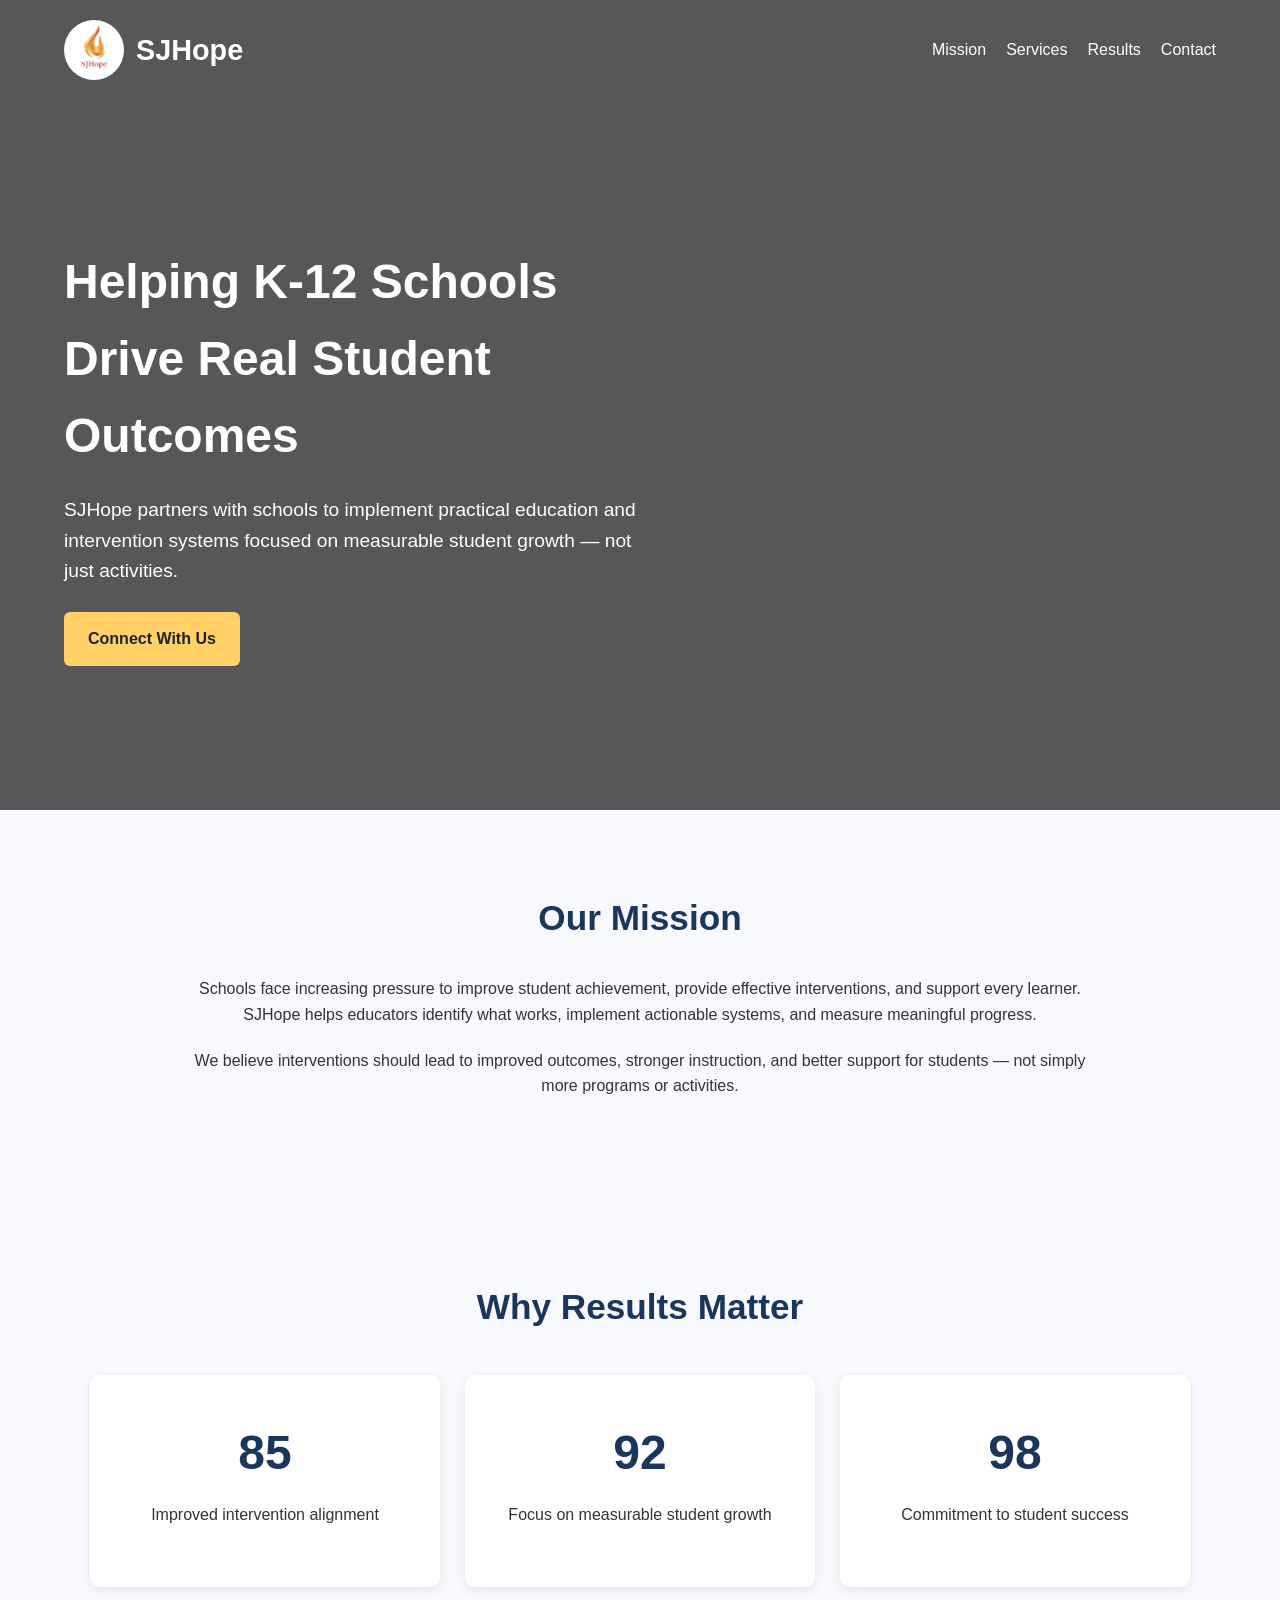
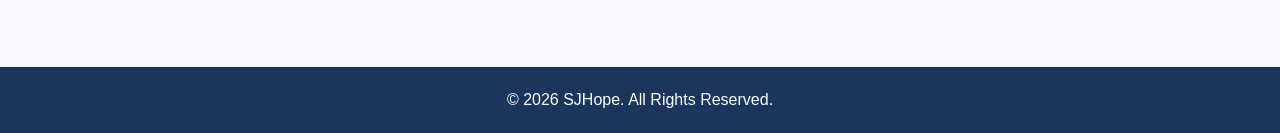
<file: index.html>
<!-- index.html -->
<!DOCTYPE html>
<html lang="en">
<head>
  <meta charset="UTF-8" />
  <meta name="viewport" content="width=device-width, initial-scale=1.0" />
  <title>SJHope | Results-Driven Education Support</title>
  <link rel="stylesheet" href="styles.css" />
</head>
<body>

  <header class="hero">
    <nav class="navbar">
      <div class="logo-area">
        <img src="Logo20220605.jpg" alt="SJHope Logo" class="logo" />
        <h1>SJHope</h1>
      </div>

      <ul class="nav-links">
        <li><a href="#mission">Mission</a></li>
        <li><a href="#services">Services</a></li>
        <li><a href="#results">Results</a></li>
        <li><a href="#contact">Contact</a></li>
      </ul>
    </nav>

    <div class="hero-content">
      <h2>Helping K-12 Schools Drive Real Student Outcomes</h2>
      <p>
        SJHope partners with schools to implement practical education and intervention
        systems focused on measurable student growth — not just activities.
      </p>

      <a href="#contact" class="btn">Connect With Us</a>
    </div>
  </header>

  <section id="mission" class="section">
    <div class="container">
      <h2>Our Mission</h2>
      <p>
        Schools face increasing pressure to improve student achievement, provide effective
        interventions, and support every learner. SJHope helps educators identify what
        works, implement actionable systems, and measure meaningful progress.
      </p>

      <p>
        We believe interventions should lead to improved outcomes, stronger instruction,
        and better support for students — not simply more programs or activities.
      </p>
    </div>
  </section>

  <!--
  <section id="services" class="section alt-bg">
    <div class="container">
      <h2>What We Help Schools With</h2>

      <div class="cards">
        <div class="card">
          <h3>MTSS & Intervention Systems</h3>
          <p>
            Build structured support systems that identify needs early and provide targeted
            interventions for students.
          </p>
        </div>

        <div class="card">
          <h3>Data-Informed Decisions</h3>
          <p>
            Use student data to guide instruction, intervention planning, and progress monitoring.
          </p>
        </div>

        <div class="card">
          <h3>Instructional Improvement</h3>
          <p>
            Support teachers and leaders with practical tools that improve learning outcomes.
          </p>
        </div>

        <div class="card">
          <h3>Student-Centered Results</h3>
          <p>
            Focus school resources on strategies that create measurable gains for students.
          </p>
        </div>
      </div>
    </div>
  </section>
-->
  
  <section id="results" class="section">
    <div class="container">
      <h2>Why Results Matter</h2>

      <div class="results-grid">
        <div class="result-box">
          <span class="number" data-target="85">0</span>
          <p>Improved intervention alignment</p>
        </div>

        <div class="result-box">
          <span class="number" data-target="92">0</span>
          <p>Focus on measurable student growth</p>
        </div>

        <div class="result-box">
          <span class="number" data-target="100">0</span>
          <p>Commitment to student success</p>
        </div>
      </div>
    </div>
  </section>

  <!--
  <section id="contact" class="section alt-bg">
    <div class="container contact-section">
      <h2>Contact SJHope</h2>

      <p>
        Interested in partnering with SJHope to improve outcomes for students and schools?
      </p>

      <form class="contact-form">
        <input type="text" placeholder="Your Name" required />
        <input type="email" placeholder="Your Email" required />
        <textarea placeholder="How can we help your school?" rows="5"></textarea>
        <button type="submit">Send Message</button>
      </form>
    </div>
  </section>
-->
  
  <footer>
    <p>© 2026 SJHope. All Rights Reserved.</p>
  </footer>

  <script src="script.js"></script>
</body>
</html>
</file>
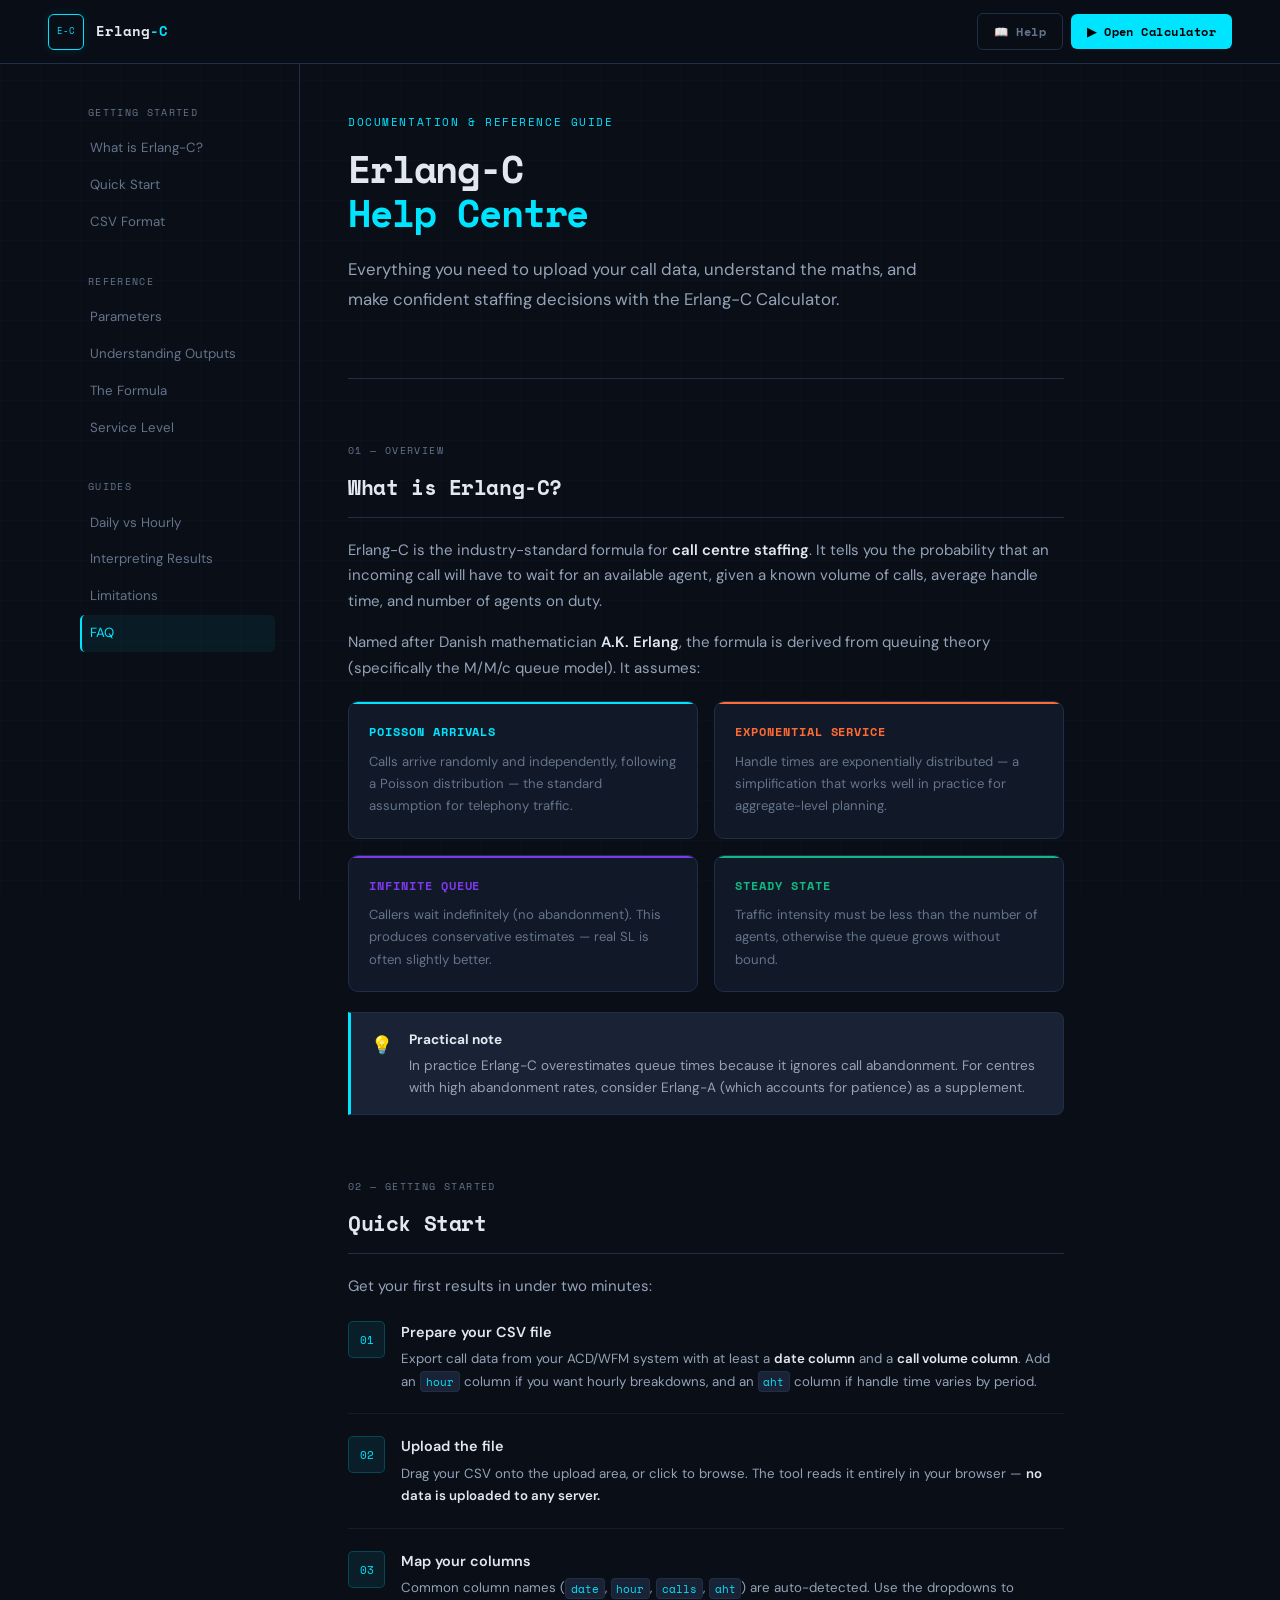
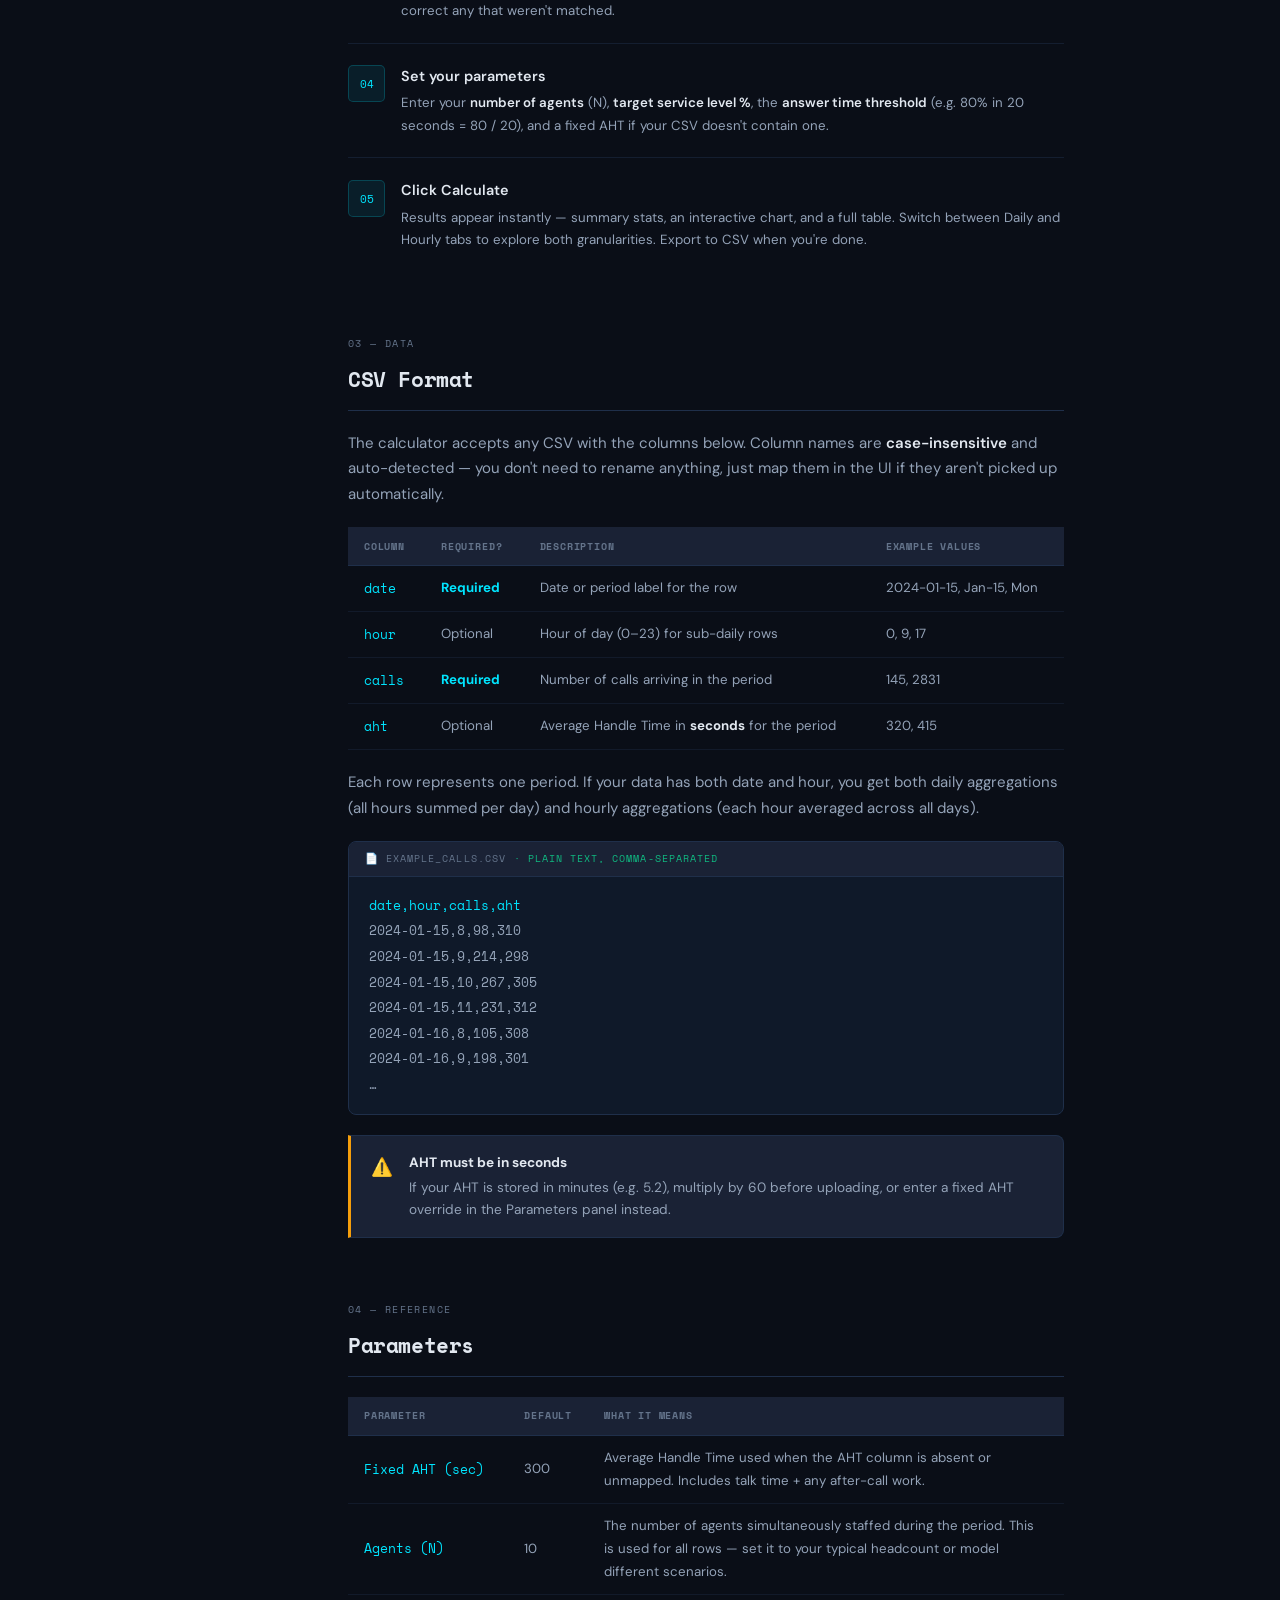
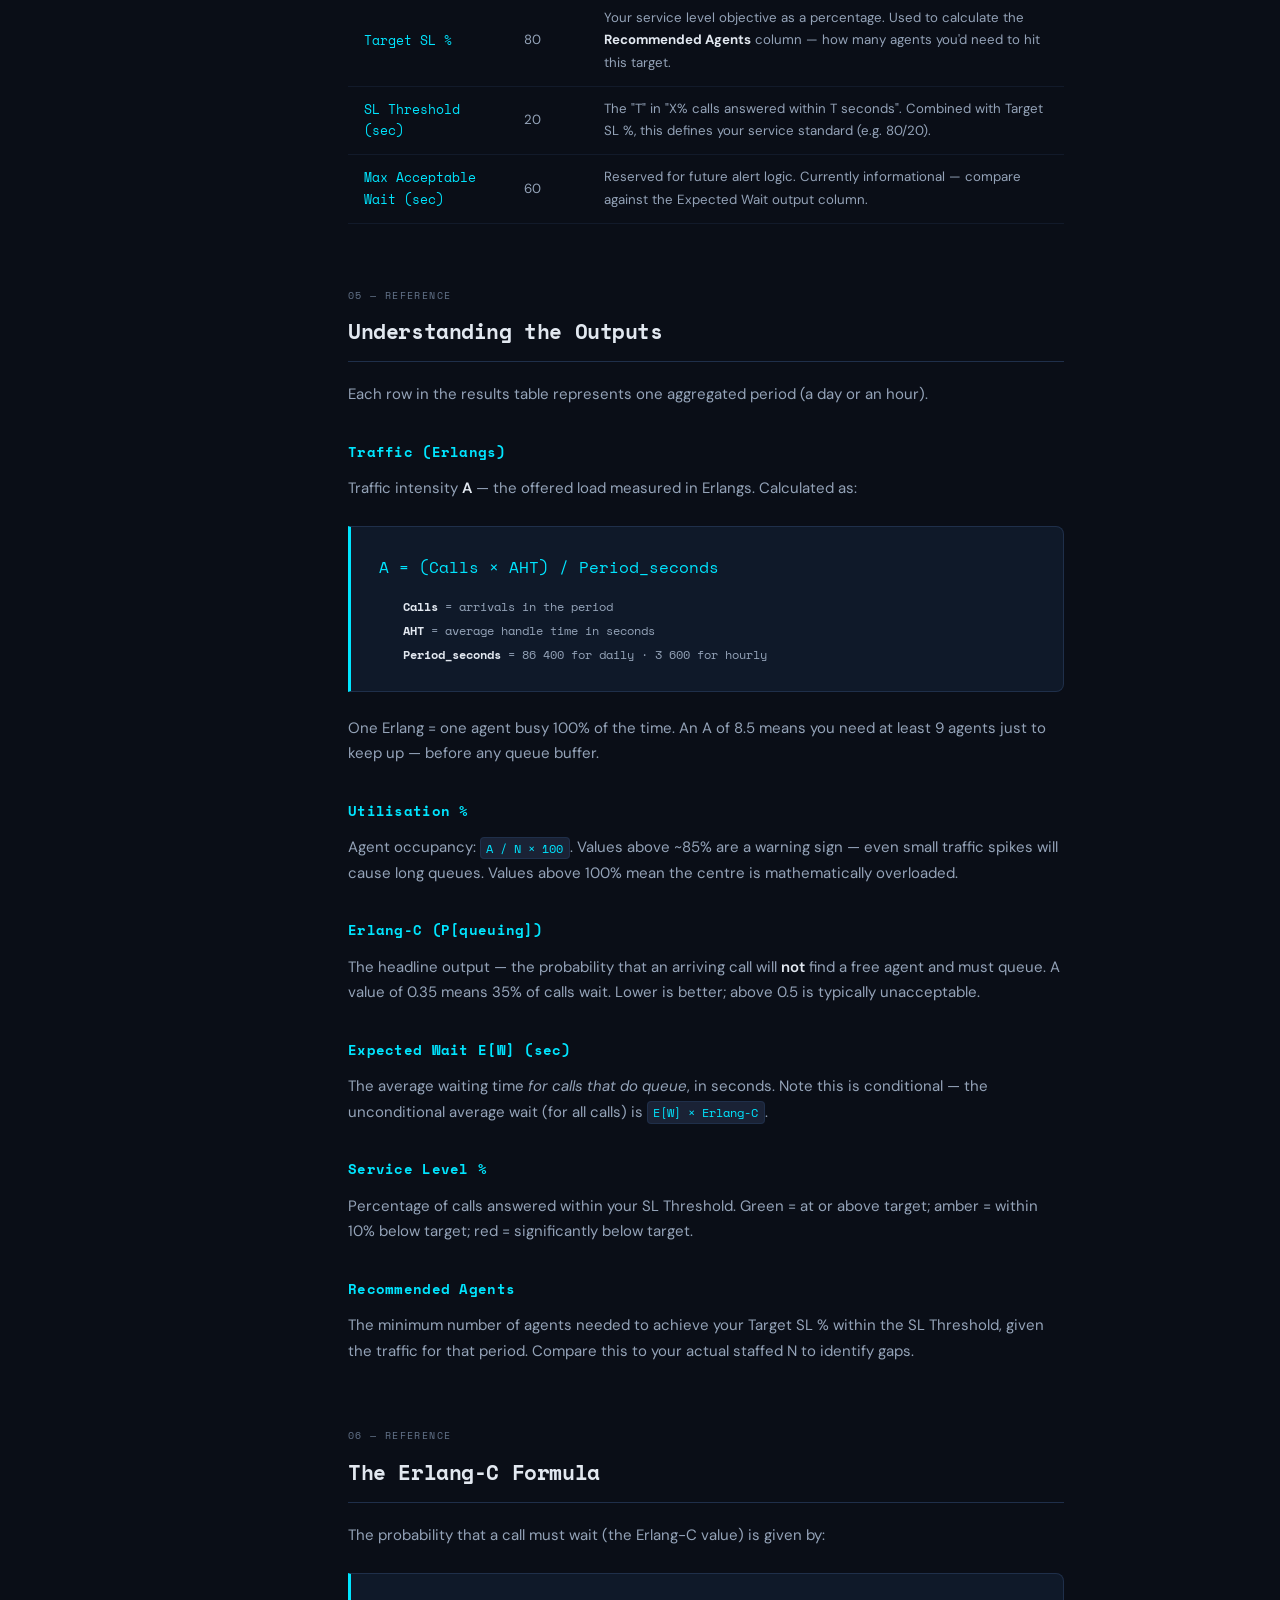
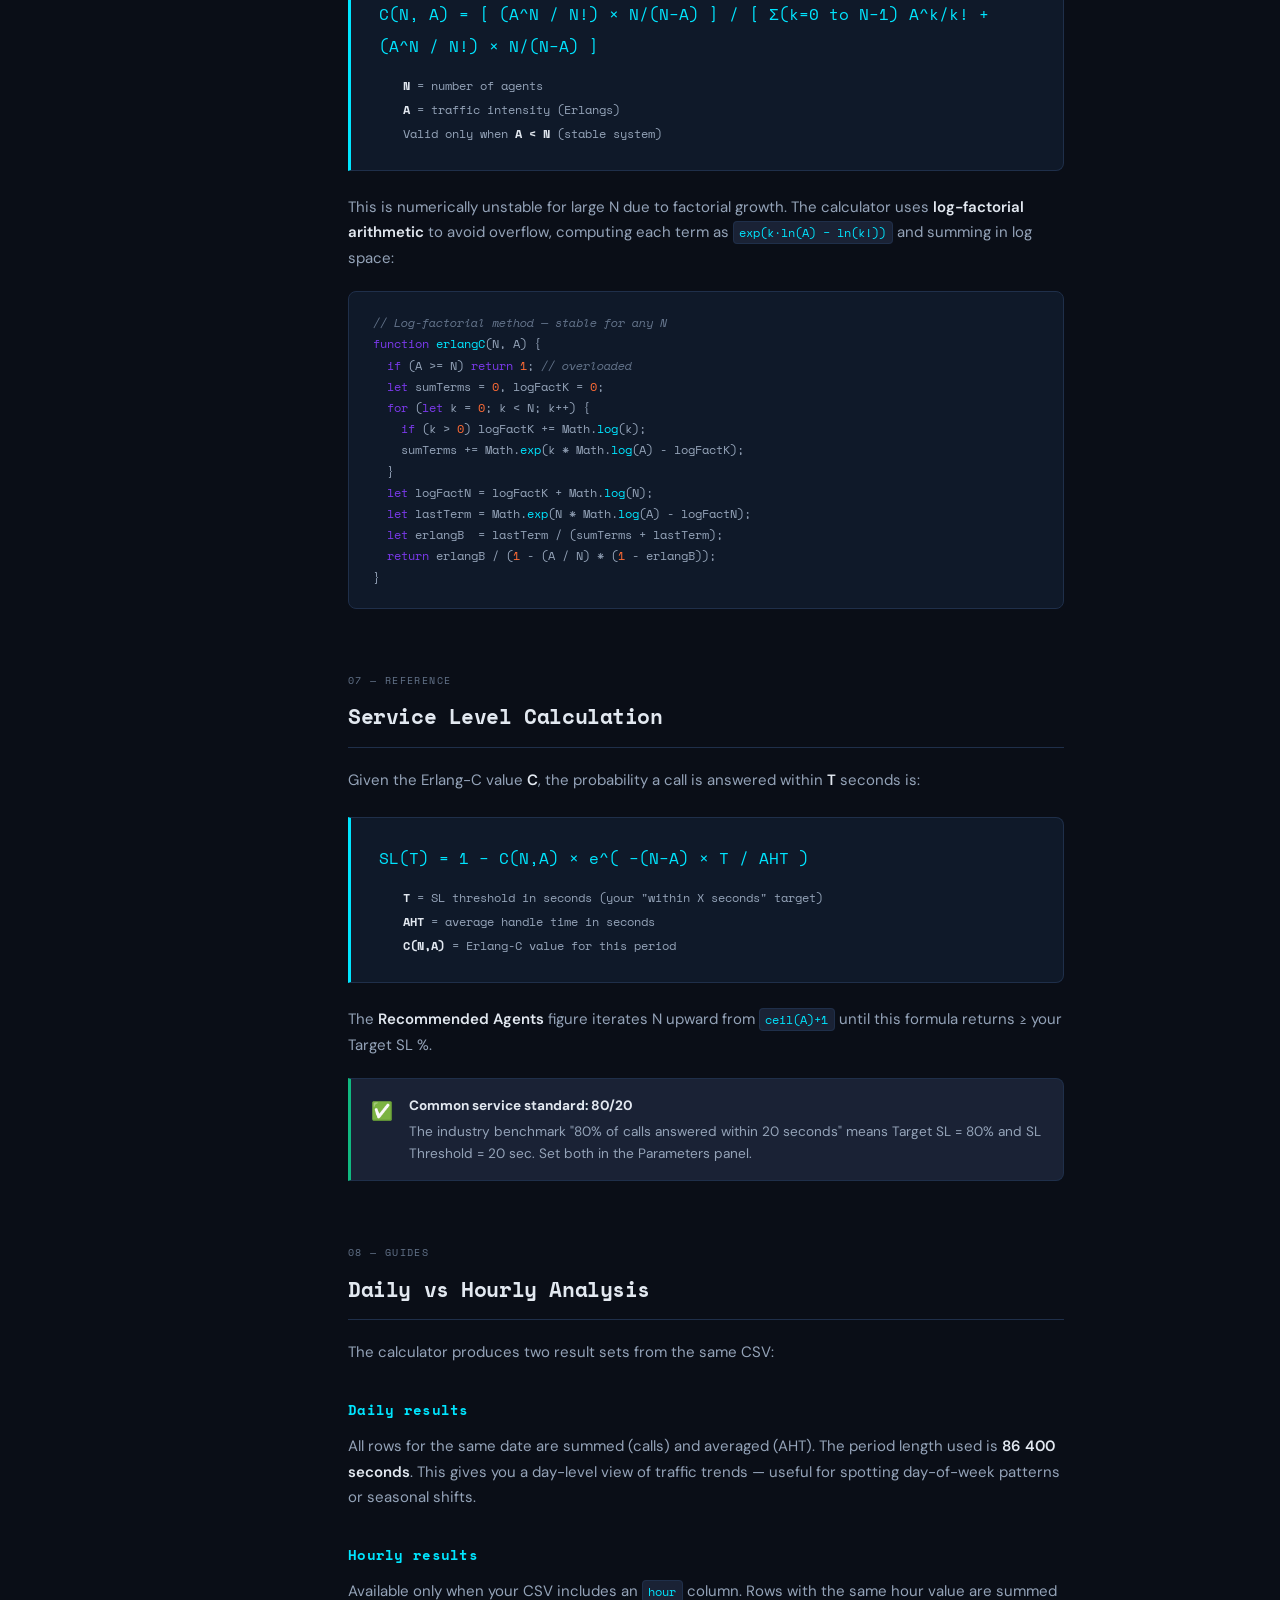
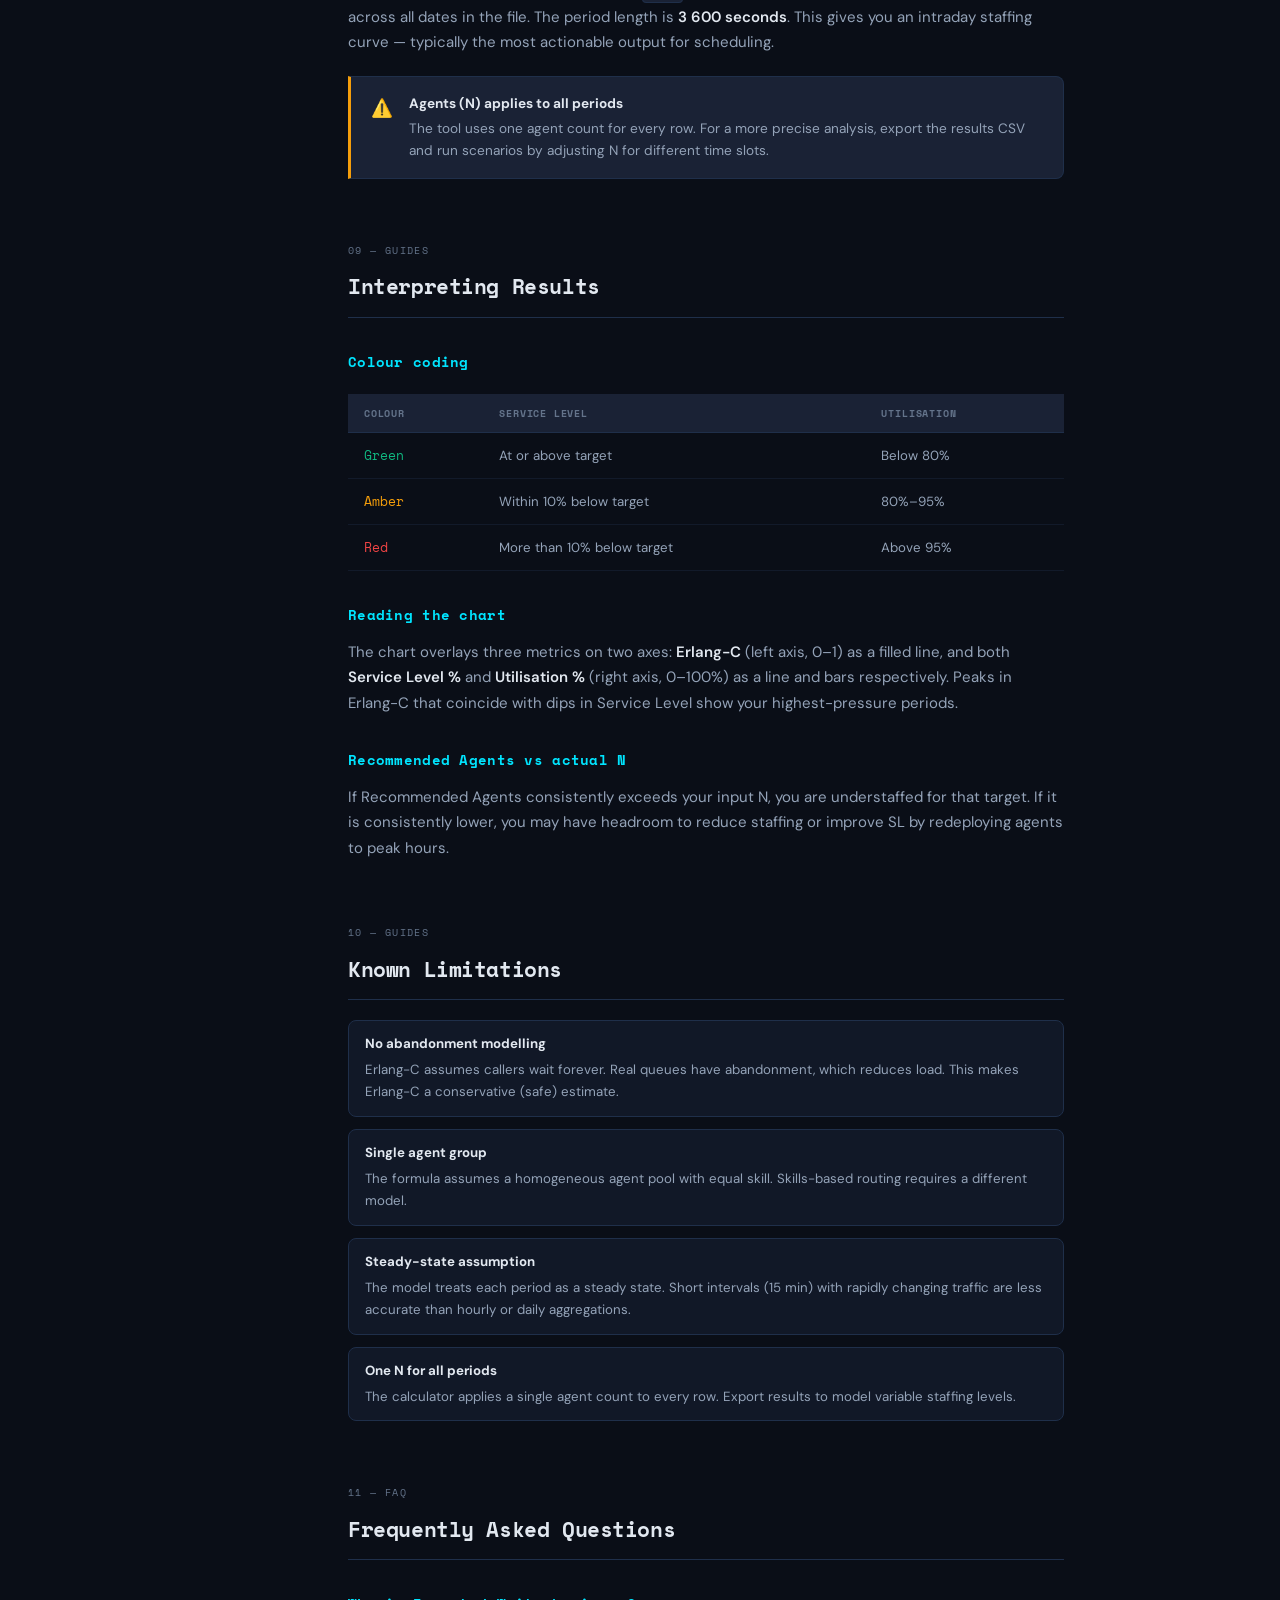
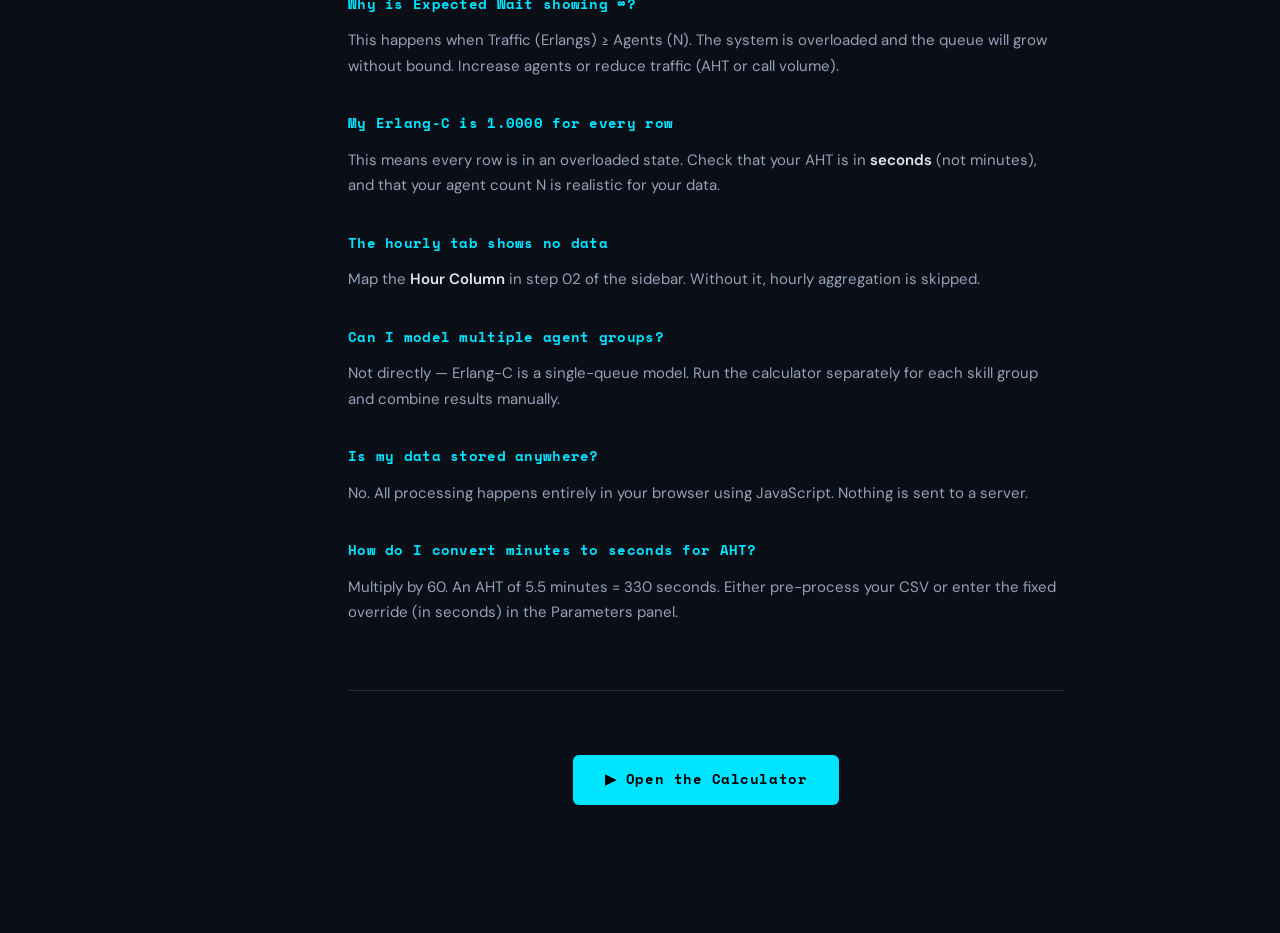
<file: erlang-c-help.html>
<!DOCTYPE html>
<html lang="en">
<head>
<meta charset="UTF-8">
<meta name="viewport" content="width=device-width, initial-scale=1.0">
<title>Erlang-C Help & Documentation</title>
<link href="https://fonts.googleapis.com/css2?family=Space+Mono:ital,wght@0,400;0,700;1,400&family=DM+Sans:ital,wght@0,300;0,400;0,500;0,600;1,400&display=swap" rel="stylesheet">
<style>
  :root {
    --bg: #0a0e17;
    --surface: #111827;
    --surface2: #1a2235;
    --surface3: #0f1929;
    --border: #1f2f4a;
    --accent: #00e5ff;
    --accent2: #ff6b35;
    --accent3: #7c3aed;
    --green: #10b981;
    --yellow: #f59e0b;
    --red: #ef4444;
    --text: #e2e8f0;
    --muted: #64748b;
    --font-mono: 'Space Mono', monospace;
    --font-body: 'DM Sans', sans-serif;
  }

  * { box-sizing: border-box; margin: 0; padding: 0; }

  html { scroll-behavior: smooth; }

  body {
    background: var(--bg);
    color: var(--text);
    font-family: var(--font-body);
    font-size: 15px;
    line-height: 1.7;
  }

  /* Grid background */
  body::before {
    content: '';
    position: fixed;
    inset: 0;
    background-image:
      linear-gradient(rgba(0,229,255,0.025) 1px, transparent 1px),
      linear-gradient(90deg, rgba(0,229,255,0.025) 1px, transparent 1px);
    background-size: 40px 40px;
    pointer-events: none;
    z-index: 0;
  }

  /* ===== HEADER ===== */
  header {
    position: sticky; top: 0; z-index: 100;
    background: rgba(10,14,23,0.92);
    backdrop-filter: blur(12px);
    border-bottom: 1px solid var(--border);
    padding: 0 3rem;
    display: flex;
    align-items: center;
    justify-content: space-between;
    height: 64px;
  }

  .logo {
    display: flex; align-items: center; gap: 0.75rem;
    text-decoration: none;
  }
  .logo-mark {
    width: 36px; height: 36px;
    border: 1.5px solid var(--accent);
    border-radius: 6px;
    display: flex; align-items: center; justify-content: center;
    font-family: var(--font-mono);
    font-size: 0.55rem;
    color: var(--accent);
    box-shadow: 0 0 12px rgba(0,229,255,0.12);
    flex-shrink: 0;
  }
  .logo-text {
    font-family: var(--font-mono);
    font-size: 0.9rem;
    font-weight: 700;
    color: var(--text);
  }
  .logo-text span { color: var(--accent); }

  .header-nav {
    display: flex; align-items: center; gap: 0.5rem;
  }

  .btn {
    display: inline-flex; align-items: center; gap: 0.4rem;
    padding: 0.5rem 1rem;
    border-radius: 6px;
    font-family: var(--font-mono);
    font-size: 0.72rem;
    font-weight: 700;
    letter-spacing: 0.04em;
    cursor: pointer;
    transition: all 0.15s;
    text-decoration: none;
    border: none;
  }
  .btn-primary { background: var(--accent); color: #000; }
  .btn-primary:hover { background: #33eaff; box-shadow: 0 0 18px rgba(0,229,255,0.3); }
  .btn-ghost { background: transparent; border: 1px solid var(--border); color: var(--muted); }
  .btn-ghost:hover { border-color: var(--accent); color: var(--accent); }

  /* ===== LAYOUT ===== */
  .page {
    position: relative; z-index: 1;
    display: grid;
    grid-template-columns: 260px 1fr;
    max-width: 1200px;
    margin: 0 auto;
    min-height: calc(100vh - 64px);
  }

  /* ===== SIDEBAR NAV ===== */
  .sidenav {
    position: sticky;
    top: 64px;
    height: calc(100vh - 64px);
    overflow-y: auto;
    padding: 2.5rem 1.5rem 2.5rem 2.5rem;
    border-right: 1px solid var(--border);
  }

  .sidenav-section { margin-bottom: 2rem; }
  .sidenav-label {
    font-family: var(--font-mono);
    font-size: 0.6rem;
    text-transform: uppercase;
    letter-spacing: 0.14em;
    color: var(--muted);
    margin-bottom: 0.6rem;
    padding-left: 0.5rem;
  }
  .sidenav-link {
    display: flex; align-items: center; gap: 0.5rem;
    padding: 0.45rem 0.5rem;
    border-radius: 5px;
    font-size: 0.83rem;
    color: var(--muted);
    text-decoration: none;
    transition: all 0.12s;
    border-left: 2px solid transparent;
  }
  .sidenav-link:hover { color: var(--text); background: var(--surface2); }
  .sidenav-link.active { color: var(--accent); border-left-color: var(--accent); background: rgba(0,229,255,0.06); }
  .sidenav-link .num {
    font-family: var(--font-mono);
    font-size: 0.65rem;
    color: var(--border);
    margin-left: auto;
  }

  /* ===== CONTENT ===== */
  .content {
    padding: 3rem 3.5rem 6rem 3rem;
    max-width: 820px;
  }

  /* Hero */
  .hero {
    margin-bottom: 4rem;
    padding-bottom: 3rem;
    border-bottom: 1px solid var(--border);
  }
  .hero-eyebrow {
    font-family: var(--font-mono);
    font-size: 0.7rem;
    text-transform: uppercase;
    letter-spacing: 0.14em;
    color: var(--accent);
    margin-bottom: 1rem;
  }
  .hero h1 {
    font-family: var(--font-mono);
    font-size: 2.4rem;
    font-weight: 700;
    line-height: 1.15;
    letter-spacing: -0.03em;
    margin-bottom: 1.25rem;
  }
  .hero h1 em { color: var(--accent); font-style: normal; }
  .hero p {
    font-size: 1.05rem;
    color: #94a3b8;
    line-height: 1.75;
    max-width: 600px;
  }

  /* Section */
  .section {
    margin-bottom: 4rem;
    opacity: 0;
    transform: translateY(16px);
    animation: fadeUp 0.5s ease forwards;
  }
  @keyframes fadeUp {
    to { opacity: 1; transform: translateY(0); }
  }
  .section:nth-child(1) { animation-delay: 0.05s; }
  .section:nth-child(2) { animation-delay: 0.1s; }
  .section:nth-child(3) { animation-delay: 0.15s; }
  .section:nth-child(4) { animation-delay: 0.2s; }
  .section:nth-child(5) { animation-delay: 0.25s; }
  .section:nth-child(6) { animation-delay: 0.3s; }
  .section:nth-child(7) { animation-delay: 0.35s; }

  .section-tag {
    font-family: var(--font-mono);
    font-size: 0.62rem;
    text-transform: uppercase;
    letter-spacing: 0.14em;
    color: var(--muted);
    margin-bottom: 0.6rem;
  }

  h2 {
    font-family: var(--font-mono);
    font-size: 1.3rem;
    font-weight: 700;
    letter-spacing: -0.02em;
    margin-bottom: 1.25rem;
    color: var(--text);
    padding-bottom: 0.75rem;
    border-bottom: 1px solid var(--border);
  }

  h3 {
    font-family: var(--font-mono);
    font-size: 0.9rem;
    font-weight: 700;
    color: var(--accent);
    margin: 2rem 0 0.75rem;
    letter-spacing: 0.02em;
  }

  p { color: #94a3b8; margin-bottom: 1rem; }
  p strong { color: var(--text); font-weight: 600; }

  /* Formula block */
  .formula-block {
    background: var(--surface3);
    border: 1px solid var(--border);
    border-left: 3px solid var(--accent);
    border-radius: 0 8px 8px 0;
    padding: 1.5rem 1.75rem;
    margin: 1.5rem 0;
    font-family: var(--font-mono);
    font-size: 0.85rem;
    line-height: 2;
    overflow-x: auto;
  }
  .formula-block .formula { color: var(--accent); font-size: 1rem; }
  .formula-block .where { color: var(--muted); font-size: 0.75rem; margin-top: 0.75rem; }
  .formula-block .def { display: block; padding-left: 1.5rem; color: #94a3b8; }
  .formula-block .def b { color: var(--text); }

  /* Code block */
  pre {
    background: var(--surface3);
    border: 1px solid var(--border);
    border-radius: 8px;
    padding: 1.25rem 1.5rem;
    overflow-x: auto;
    margin: 1.25rem 0;
    font-family: var(--font-mono);
    font-size: 0.78rem;
    line-height: 1.7;
    color: #94a3b8;
  }
  pre .kw { color: var(--accent3); }
  pre .fn { color: var(--accent); }
  pre .str { color: var(--green); }
  pre .cm { color: var(--muted); font-style: italic; }
  pre .num { color: var(--accent2); }

  /* Inline code */
  code {
    font-family: var(--font-mono);
    font-size: 0.8em;
    background: var(--surface2);
    border: 1px solid var(--border);
    border-radius: 4px;
    padding: 0.15em 0.45em;
    color: var(--accent);
  }

  /* Info cards */
  .card-grid {
    display: grid;
    grid-template-columns: 1fr 1fr;
    gap: 1rem;
    margin: 1.25rem 0;
  }
  .info-card {
    background: var(--surface);
    border: 1px solid var(--border);
    border-radius: 10px;
    padding: 1.25rem;
    position: relative;
    overflow: hidden;
  }
  .info-card::before {
    content: '';
    position: absolute;
    top: 0; left: 0; right: 0; height: 2px;
  }
  .info-card.blue::before { background: var(--accent); }
  .info-card.orange::before { background: var(--accent2); }
  .info-card.purple::before { background: var(--accent3); }
  .info-card.green::before { background: var(--green); }
  .info-card h4 {
    font-family: var(--font-mono);
    font-size: 0.75rem;
    text-transform: uppercase;
    letter-spacing: 0.08em;
    margin-bottom: 0.5rem;
  }
  .info-card.blue h4 { color: var(--accent); }
  .info-card.orange h4 { color: var(--accent2); }
  .info-card.purple h4 { color: var(--accent3); }
  .info-card.green h4 { color: var(--green); }
  .info-card p { font-size: 0.82rem; margin: 0; color: var(--muted); }

  /* Step list */
  .steps { list-style: none; counter-reset: steps; margin: 1.25rem 0; }
  .steps li {
    counter-increment: steps;
    display: flex; gap: 1rem;
    margin-bottom: 1.25rem;
    padding-bottom: 1.25rem;
    border-bottom: 1px solid rgba(31,47,74,0.5);
  }
  .steps li:last-child { border-bottom: none; }
  .steps li::before {
    content: counter(steps, decimal-leading-zero);
    font-family: var(--font-mono);
    font-size: 0.7rem;
    color: var(--accent);
    background: rgba(0,229,255,0.08);
    border: 1px solid rgba(0,229,255,0.2);
    border-radius: 5px;
    min-width: 2.2rem; height: 2.2rem;
    display: flex; align-items: center; justify-content: center;
    flex-shrink: 0;
    margin-top: 0.1rem;
  }
  .steps li h4 {
    font-size: 0.9rem;
    font-weight: 600;
    color: var(--text);
    margin-bottom: 0.25rem;
  }
  .steps li p { font-size: 0.83rem; margin: 0; }

  /* Table */
  .ref-table {
    width: 100%;
    border-collapse: collapse;
    font-size: 0.83rem;
    margin: 1.25rem 0;
  }
  .ref-table thead th {
    background: var(--surface2);
    padding: 0.65rem 1rem;
    text-align: left;
    font-family: var(--font-mono);
    font-size: 0.64rem;
    text-transform: uppercase;
    letter-spacing: 0.08em;
    color: var(--muted);
    border-bottom: 1px solid var(--border);
  }
  .ref-table tbody tr { border-bottom: 1px solid rgba(31,47,74,0.4); }
  .ref-table tbody tr:hover { background: rgba(0,229,255,0.02); }
  .ref-table tbody td { padding: 0.7rem 1rem; color: #94a3b8; }
  .ref-table tbody td:first-child { font-family: var(--font-mono); font-size: 0.8rem; color: var(--accent); }
  .ref-table tbody td strong { color: var(--text); }

  /* Callout */
  .callout {
    display: flex; gap: 1rem;
    background: var(--surface2);
    border: 1px solid var(--border);
    border-left: 3px solid var(--yellow);
    border-radius: 0 8px 8px 0;
    padding: 1rem 1.25rem;
    margin: 1.25rem 0;
    font-size: 0.85rem;
    color: #94a3b8;
    line-height: 1.6;
  }
  .callout.info { border-left-color: var(--accent); }
  .callout.warn { border-left-color: var(--yellow); }
  .callout.tip  { border-left-color: var(--green); }
  .callout .icon { font-size: 1.1rem; flex-shrink: 0; margin-top: 0.1rem; }
  .callout strong { color: var(--text); display: block; margin-bottom: 0.25rem; }

  /* CSV Example */
  .csv-example {
    background: var(--surface3);
    border: 1px solid var(--border);
    border-radius: 8px;
    overflow: hidden;
    margin: 1.25rem 0;
  }
  .csv-header {
    background: var(--surface2);
    padding: 0.5rem 1rem;
    font-family: var(--font-mono);
    font-size: 0.65rem;
    text-transform: uppercase;
    letter-spacing: 0.1em;
    color: var(--muted);
    border-bottom: 1px solid var(--border);
    display: flex; align-items: center; gap: 0.5rem;
  }
  .csv-header span { color: var(--green); }
  .csv-body { padding: 1rem 1.25rem; font-family: var(--font-mono); font-size: 0.8rem; line-height: 2; }
  .csv-row-h { color: var(--accent); }
  .csv-row { color: #94a3b8; }

  /* Divider */
  hr { border: none; border-top: 1px solid var(--border); margin: 3rem 0; }

  /* Scrollbar */
  ::-webkit-scrollbar { width: 5px; height: 5px; }
  ::-webkit-scrollbar-track { background: transparent; }
  ::-webkit-scrollbar-thumb { background: var(--border); border-radius: 3px; }

  @media (max-width: 900px) {
    .page { grid-template-columns: 1fr; }
    .sidenav { display: none; }
    .content { padding: 2rem 1.5rem 4rem; }
    header { padding: 0 1.5rem; }
    .card-grid { grid-template-columns: 1fr; }
    .hero h1 { font-size: 1.7rem; }
  }
</style>
</head>
<body>

<header>
  <a class="logo" href="erlang-c-calculator.html">
    <div class="logo-mark">E-C</div>
    <div class="logo-text">Erlang<span>-C</span></div>
  </a>
  <nav class="header-nav">
    <a href="erlang-c-help.html" class="btn btn-ghost">📖 Help</a>
    <a href="erlang-c-calculator.html" class="btn btn-primary">▶ Open Calculator</a>
  </nav>
</header>

<div class="page">
  <!-- SIDEBAR NAV -->
  <nav class="sidenav">
    <div class="sidenav-section">
      <div class="sidenav-label">Getting Started</div>
      <a href="#overview" class="sidenav-link active">What is Erlang-C?</a>
      <a href="#quickstart" class="sidenav-link">Quick Start</a>
      <a href="#csv-format" class="sidenav-link">CSV Format</a>
    </div>
    <div class="sidenav-section">
      <div class="sidenav-label">Reference</div>
      <a href="#parameters" class="sidenav-link">Parameters</a>
      <a href="#outputs" class="sidenav-link">Understanding Outputs</a>
      <a href="#formula" class="sidenav-link">The Formula</a>
      <a href="#service-level" class="sidenav-link">Service Level</a>
    </div>
    <div class="sidenav-section">
      <div class="sidenav-label">Guides</div>
      <a href="#daily-vs-hourly" class="sidenav-link">Daily vs Hourly</a>
      <a href="#interpreting" class="sidenav-link">Interpreting Results</a>
      <a href="#limitations" class="sidenav-link">Limitations</a>
      <a href="#faq" class="sidenav-link">FAQ</a>
    </div>
  </nav>

  <!-- MAIN CONTENT -->
  <article class="content">

    <div class="hero section">
      <div class="hero-eyebrow">Documentation & Reference Guide</div>
      <h1>Erlang-C<br><em>Help Centre</em></h1>
      <p>Everything you need to upload your call data, understand the maths, and make confident staffing decisions with the Erlang-C Calculator.</p>
    </div>

    <!-- WHAT IS ERLANG-C -->
    <section class="section" id="overview">
      <div class="section-tag">01 — Overview</div>
      <h2>What is Erlang-C?</h2>
      <p>Erlang-C is the industry-standard formula for <strong>call centre staffing</strong>. It tells you the probability that an incoming call will have to wait for an available agent, given a known volume of calls, average handle time, and number of agents on duty.</p>
      <p>Named after Danish mathematician <strong>A.K. Erlang</strong>, the formula is derived from queuing theory (specifically the M/M/c queue model). It assumes:</p>

      <div class="card-grid">
        <div class="info-card blue">
          <h4>Poisson Arrivals</h4>
          <p>Calls arrive randomly and independently, following a Poisson distribution — the standard assumption for telephony traffic.</p>
        </div>
        <div class="info-card orange">
          <h4>Exponential Service</h4>
          <p>Handle times are exponentially distributed — a simplification that works well in practice for aggregate-level planning.</p>
        </div>
        <div class="info-card purple">
          <h4>Infinite Queue</h4>
          <p>Callers wait indefinitely (no abandonment). This produces conservative estimates — real SL is often slightly better.</p>
        </div>
        <div class="info-card green">
          <h4>Steady State</h4>
          <p>Traffic intensity must be less than the number of agents, otherwise the queue grows without bound.</p>
        </div>
      </div>

      <div class="callout info">
        <span class="icon">💡</span>
        <div><strong>Practical note</strong>In practice Erlang-C overestimates queue times because it ignores call abandonment. For centres with high abandonment rates, consider Erlang-A (which accounts for patience) as a supplement.</div>
      </div>
    </section>

    <!-- QUICK START -->
    <section class="section" id="quickstart">
      <div class="section-tag">02 — Getting Started</div>
      <h2>Quick Start</h2>
      <p>Get your first results in under two minutes:</p>

      <ol class="steps">
        <li>
          <div>
            <h4>Prepare your CSV file</h4>
            <p>Export call data from your ACD/WFM system with at least a <strong>date column</strong> and a <strong>call volume column</strong>. Add an <code>hour</code> column if you want hourly breakdowns, and an <code>aht</code> column if handle time varies by period.</p>
          </div>
        </li>
        <li>
          <div>
            <h4>Upload the file</h4>
            <p>Drag your CSV onto the upload area, or click to browse. The tool reads it entirely in your browser — <strong>no data is uploaded to any server.</strong></p>
          </div>
        </li>
        <li>
          <div>
            <h4>Map your columns</h4>
            <p>Common column names (<code>date</code>, <code>hour</code>, <code>calls</code>, <code>aht</code>) are auto-detected. Use the dropdowns to correct any that weren't matched.</p>
          </div>
        </li>
        <li>
          <div>
            <h4>Set your parameters</h4>
            <p>Enter your <strong>number of agents</strong> (N), <strong>target service level %</strong>, the <strong>answer time threshold</strong> (e.g. 80% in 20 seconds = 80 / 20), and a fixed AHT if your CSV doesn't contain one.</p>
          </div>
        </li>
        <li>
          <div>
            <h4>Click Calculate</h4>
            <p>Results appear instantly — summary stats, an interactive chart, and a full table. Switch between Daily and Hourly tabs to explore both granularities. Export to CSV when you're done.</p>
          </div>
        </li>
      </ol>
    </section>

    <!-- CSV FORMAT -->
    <section class="section" id="csv-format">
      <div class="section-tag">03 — Data</div>
      <h2>CSV Format</h2>
      <p>The calculator accepts any CSV with the columns below. Column names are <strong>case-insensitive</strong> and auto-detected — you don't need to rename anything, just map them in the UI if they aren't picked up automatically.</p>

      <table class="ref-table">
        <thead><tr><th>Column</th><th>Required?</th><th>Description</th><th>Example values</th></tr></thead>
        <tbody>
          <tr><td>date</td><td><strong style="color:var(--accent)">Required</strong></td><td>Date or period label for the row</td><td>2024-01-15, Jan-15, Mon</td></tr>
          <tr><td>hour</td><td>Optional</td><td>Hour of day (0–23) for sub-daily rows</td><td>0, 9, 17</td></tr>
          <tr><td>calls</td><td><strong style="color:var(--accent)">Required</strong></td><td>Number of calls arriving in the period</td><td>145, 2831</td></tr>
          <tr><td>aht</td><td>Optional</td><td>Average Handle Time in <strong>seconds</strong> for the period</td><td>320, 415</td></tr>
        </tbody>
      </table>

      <p>Each row represents one period. If your data has both date and hour, you get both daily aggregations (all hours summed per day) and hourly aggregations (each hour averaged across all days).</p>

      <div class="csv-example">
        <div class="csv-header">📄 example_calls.csv <span>· plain text, comma-separated</span></div>
        <div class="csv-body">
          <div class="csv-row-h">date,hour,calls,aht</div>
          <div class="csv-row">2024-01-15,8,98,310</div>
          <div class="csv-row">2024-01-15,9,214,298</div>
          <div class="csv-row">2024-01-15,10,267,305</div>
          <div class="csv-row">2024-01-15,11,231,312</div>
          <div class="csv-row">2024-01-16,8,105,308</div>
          <div class="csv-row">2024-01-16,9,198,301</div>
          <div class="csv-row">…</div>
        </div>
      </div>

      <div class="callout warn">
        <span class="icon">⚠️</span>
        <div><strong>AHT must be in seconds</strong>If your AHT is stored in minutes (e.g. 5.2), multiply by 60 before uploading, or enter a fixed AHT override in the Parameters panel instead.</div>
      </div>
    </section>

    <!-- PARAMETERS -->
    <section class="section" id="parameters">
      <div class="section-tag">04 — Reference</div>
      <h2>Parameters</h2>

      <table class="ref-table">
        <thead><tr><th>Parameter</th><th>Default</th><th>What it means</th></tr></thead>
        <tbody>
          <tr>
            <td>Fixed AHT (sec)</td><td>300</td>
            <td>Average Handle Time used when the AHT column is absent or unmapped. Includes talk time + any after-call work.</td>
          </tr>
          <tr>
            <td>Agents (N)</td><td>10</td>
            <td>The number of agents simultaneously staffed during the period. This is used for all rows — set it to your typical headcount or model different scenarios.</td>
          </tr>
          <tr>
            <td>Target SL %</td><td>80</td>
            <td>Your service level objective as a percentage. Used to calculate the <strong>Recommended Agents</strong> column — how many agents you'd need to hit this target.</td>
          </tr>
          <tr>
            <td>SL Threshold (sec)</td><td>20</td>
            <td>The "T" in "X% calls answered within T seconds". Combined with Target SL %, this defines your service standard (e.g. 80/20).</td>
          </tr>
          <tr>
            <td>Max Acceptable Wait (sec)</td><td>60</td>
            <td>Reserved for future alert logic. Currently informational — compare against the Expected Wait output column.</td>
          </tr>
        </tbody>
      </table>
    </section>

    <!-- OUTPUTS -->
    <section class="section" id="outputs">
      <div class="section-tag">05 — Reference</div>
      <h2>Understanding the Outputs</h2>
      <p>Each row in the results table represents one aggregated period (a day or an hour).</p>

      <h3>Traffic (Erlangs)</h3>
      <p>Traffic intensity <strong>A</strong> — the offered load measured in Erlangs. Calculated as:</p>
      <div class="formula-block">
        <span class="formula">A = (Calls × AHT) / Period_seconds</span>
        <div class="where">
          <span class="def"><b>Calls</b> = arrivals in the period</span>
          <span class="def"><b>AHT</b> = average handle time in seconds</span>
          <span class="def"><b>Period_seconds</b> = 86 400 for daily · 3 600 for hourly</span>
        </div>
      </div>
      <p>One Erlang = one agent busy 100% of the time. An A of 8.5 means you need at least 9 agents just to keep up — before any queue buffer.</p>

      <h3>Utilisation %</h3>
      <p>Agent occupancy: <code>A / N × 100</code>. Values above ~85% are a warning sign — even small traffic spikes will cause long queues. Values above 100% mean the centre is mathematically overloaded.</p>

      <h3>Erlang-C (P[queuing])</h3>
      <p>The headline output — the probability that an arriving call will <strong>not</strong> find a free agent and must queue. A value of 0.35 means 35% of calls wait. Lower is better; above 0.5 is typically unacceptable.</p>

      <h3>Expected Wait E[W] (sec)</h3>
      <p>The average waiting time <em>for calls that do queue</em>, in seconds. Note this is conditional — the unconditional average wait (for all calls) is <code>E[W] × Erlang-C</code>.</p>

      <h3>Service Level %</h3>
      <p>Percentage of calls answered within your SL Threshold. Green = at or above target; amber = within 10% below target; red = significantly below target.</p>

      <h3>Recommended Agents</h3>
      <p>The minimum number of agents needed to achieve your Target SL % within the SL Threshold, given the traffic for that period. Compare this to your actual staffed N to identify gaps.</p>
    </section>

    <!-- THE FORMULA -->
    <section class="section" id="formula">
      <div class="section-tag">06 — Reference</div>
      <h2>The Erlang-C Formula</h2>
      <p>The probability that a call must wait (the Erlang-C value) is given by:</p>

      <div class="formula-block">
        <span class="formula">C(N, A) = [ (A^N / N!) × N/(N−A) ] / [ Σ(k=0 to N−1) A^k/k! + (A^N / N!) × N/(N−A) ]</span>
        <div class="where">
          <span class="def"><b>N</b> = number of agents</span>
          <span class="def"><b>A</b> = traffic intensity (Erlangs)</span>
          <span class="def">Valid only when <b>A &lt; N</b> (stable system)</span>
        </div>
      </div>

      <p>This is numerically unstable for large N due to factorial growth. The calculator uses <strong>log-factorial arithmetic</strong> to avoid overflow, computing each term as <code>exp(k·ln(A) − ln(k!))</code> and summing in log space:</p>

      <pre><span class="cm">// Log-factorial method — stable for any N</span>
<span class="kw">function</span> <span class="fn">erlangC</span>(N, A) {
  <span class="kw">if</span> (A >= N) <span class="kw">return</span> <span class="num">1</span>; <span class="cm">// overloaded</span>
  <span class="kw">let</span> sumTerms = <span class="num">0</span>, logFactK = <span class="num">0</span>;
  <span class="kw">for</span> (<span class="kw">let</span> k = <span class="num">0</span>; k &lt; N; k++) {
    <span class="kw">if</span> (k > <span class="num">0</span>) logFactK += Math.<span class="fn">log</span>(k);
    sumTerms += Math.<span class="fn">exp</span>(k * Math.<span class="fn">log</span>(A) - logFactK);
  }
  <span class="kw">let</span> logFactN = logFactK + Math.<span class="fn">log</span>(N);
  <span class="kw">let</span> lastTerm = Math.<span class="fn">exp</span>(N * Math.<span class="fn">log</span>(A) - logFactN);
  <span class="kw">let</span> erlangB  = lastTerm / (sumTerms + lastTerm);
  <span class="kw">return</span> erlangB / (<span class="num">1</span> - (A / N) * (<span class="num">1</span> - erlangB));
}</pre>
    </section>

    <!-- SERVICE LEVEL -->
    <section class="section" id="service-level">
      <div class="section-tag">07 — Reference</div>
      <h2>Service Level Calculation</h2>
      <p>Given the Erlang-C value <strong>C</strong>, the probability a call is answered within <strong>T</strong> seconds is:</p>

      <div class="formula-block">
        <span class="formula">SL(T) = 1 − C(N,A) × e^( −(N−A) × T / AHT )</span>
        <div class="where">
          <span class="def"><b>T</b> = SL threshold in seconds (your "within X seconds" target)</span>
          <span class="def"><b>AHT</b> = average handle time in seconds</span>
          <span class="def"><b>C(N,A)</b> = Erlang-C value for this period</span>
        </div>
      </div>

      <p>The <strong>Recommended Agents</strong> figure iterates N upward from <code>ceil(A)+1</code> until this formula returns ≥ your Target SL %.</p>

      <div class="callout tip">
        <span class="icon">✅</span>
        <div><strong>Common service standard: 80/20</strong>The industry benchmark "80% of calls answered within 20 seconds" means Target SL = 80% and SL Threshold = 20 sec. Set both in the Parameters panel.</div>
      </div>
    </section>

    <!-- DAILY VS HOURLY -->
    <section class="section" id="daily-vs-hourly">
      <div class="section-tag">08 — Guides</div>
      <h2>Daily vs Hourly Analysis</h2>
      <p>The calculator produces two result sets from the same CSV:</p>

      <h3>Daily results</h3>
      <p>All rows for the same date are summed (calls) and averaged (AHT). The period length used is <strong>86 400 seconds</strong>. This gives you a day-level view of traffic trends — useful for spotting day-of-week patterns or seasonal shifts.</p>

      <h3>Hourly results</h3>
      <p>Available only when your CSV includes an <code>hour</code> column. Rows with the same hour value are summed across all dates in the file. The period length is <strong>3 600 seconds</strong>. This gives you an intraday staffing curve — typically the most actionable output for scheduling.</p>

      <div class="callout warn">
        <span class="icon">⚠️</span>
        <div><strong>Agents (N) applies to all periods</strong>The tool uses one agent count for every row. For a more precise analysis, export the results CSV and run scenarios by adjusting N for different time slots.</div>
      </div>
    </section>

    <!-- INTERPRETING RESULTS -->
    <section class="section" id="interpreting">
      <div class="section-tag">09 — Guides</div>
      <h2>Interpreting Results</h2>

      <h3>Colour coding</h3>
      <table class="ref-table">
        <thead><tr><th>Colour</th><th>Service Level</th><th>Utilisation</th></tr></thead>
        <tbody>
          <tr><td style="color:var(--green)">Green</td><td>At or above target</td><td>Below 80%</td></tr>
          <tr><td style="color:var(--yellow)">Amber</td><td>Within 10% below target</td><td>80%–95%</td></tr>
          <tr><td style="color:var(--red)">Red</td><td>More than 10% below target</td><td>Above 95%</td></tr>
        </tbody>
      </table>

      <h3>Reading the chart</h3>
      <p>The chart overlays three metrics on two axes: <strong>Erlang-C</strong> (left axis, 0–1) as a filled line, and both <strong>Service Level %</strong> and <strong>Utilisation %</strong> (right axis, 0–100%) as a line and bars respectively. Peaks in Erlang-C that coincide with dips in Service Level show your highest-pressure periods.</p>

      <h3>Recommended Agents vs actual N</h3>
      <p>If Recommended Agents consistently exceeds your input N, you are understaffed for that target. If it is consistently lower, you may have headroom to reduce staffing or improve SL by redeploying agents to peak hours.</p>
    </section>

    <!-- LIMITATIONS -->
    <section class="section" id="limitations">
      <div class="section-tag">10 — Guides</div>
      <h2>Known Limitations</h2>

      <ul style="list-style:none;display:flex;flex-direction:column;gap:0.75rem;margin:1.25rem 0;">
        <li style="padding:0.75rem 1rem;background:var(--surface);border:1px solid var(--border);border-radius:8px;font-size:0.83rem;color:#94a3b8;">
          <strong style="color:var(--text);display:block;margin-bottom:0.2rem;">No abandonment modelling</strong>
          Erlang-C assumes callers wait forever. Real queues have abandonment, which reduces load. This makes Erlang-C a conservative (safe) estimate.
        </li>
        <li style="padding:0.75rem 1rem;background:var(--surface);border:1px solid var(--border);border-radius:8px;font-size:0.83rem;color:#94a3b8;">
          <strong style="color:var(--text);display:block;margin-bottom:0.2rem;">Single agent group</strong>
          The formula assumes a homogeneous agent pool with equal skill. Skills-based routing requires a different model.
        </li>
        <li style="padding:0.75rem 1rem;background:var(--surface);border:1px solid var(--border);border-radius:8px;font-size:0.83rem;color:#94a3b8;">
          <strong style="color:var(--text);display:block;margin-bottom:0.2rem;">Steady-state assumption</strong>
          The model treats each period as a steady state. Short intervals (15 min) with rapidly changing traffic are less accurate than hourly or daily aggregations.
        </li>
        <li style="padding:0.75rem 1rem;background:var(--surface);border:1px solid var(--border);border-radius:8px;font-size:0.83rem;color:#94a3b8;">
          <strong style="color:var(--text);display:block;margin-bottom:0.2rem;">One N for all periods</strong>
          The calculator applies a single agent count to every row. Export results to model variable staffing levels.
        </li>
      </ul>
    </section>

    <!-- FAQ -->
    <section class="section" id="faq">
      <div class="section-tag">11 — FAQ</div>
      <h2>Frequently Asked Questions</h2>

      <h3>Why is Expected Wait showing ∞?</h3>
      <p>This happens when Traffic (Erlangs) ≥ Agents (N). The system is overloaded and the queue will grow without bound. Increase agents or reduce traffic (AHT or call volume).</p>

      <h3>My Erlang-C is 1.0000 for every row</h3>
      <p>This means every row is in an overloaded state. Check that your AHT is in <strong>seconds</strong> (not minutes), and that your agent count N is realistic for your data.</p>

      <h3>The hourly tab shows no data</h3>
      <p>Map the <strong>Hour Column</strong> in step 02 of the sidebar. Without it, hourly aggregation is skipped.</p>

      <h3>Can I model multiple agent groups?</h3>
      <p>Not directly — Erlang-C is a single-queue model. Run the calculator separately for each skill group and combine results manually.</p>

      <h3>Is my data stored anywhere?</h3>
      <p>No. All processing happens entirely in your browser using JavaScript. Nothing is sent to a server.</p>

      <h3>How do I convert minutes to seconds for AHT?</h3>
      <p>Multiply by 60. An AHT of 5.5 minutes = 330 seconds. Either pre-process your CSV or enter the fixed override (in seconds) in the Parameters panel.</p>
    </section>

    <hr>

    <div style="text-align:center;padding:1rem 0 2rem;">
      <a href="erlang-c-calculator.html" class="btn btn-primary" style="padding:0.85rem 2rem;font-size:0.85rem;">
        ▶ Open the Calculator
      </a>
    </div>

  </article>
</div>

<script>
  // Highlight active sidenav link on scroll
  const sections = document.querySelectorAll('section[id]');
  const navLinks = document.querySelectorAll('.sidenav-link');

  const observer = new IntersectionObserver(entries => {
    entries.forEach(e => {
      if (e.isIntersecting) {
        navLinks.forEach(l => l.classList.remove('active'));
        const active = document.querySelector(`.sidenav-link[href="#${e.target.id}"]`);
        if (active) active.classList.add('active');
      }
    });
  }, { rootMargin: '-20% 0px -70% 0px' });

  sections.forEach(s => observer.observe(s));
</script>
</body>
</html>
</file>
<file: styles.css>
/* styles.css */

* {
  margin: 0;
  padding: 0;
  box-sizing: border-box;
}

body {
  font-family: Arial, Helvetica, sans-serif;
  line-height: 1.6;
  color: #333;
  background: #f7f9fc;
}

.container {
  width: 90%;
  max-width: 1100px;
  margin: auto;
}

.hero {
  background: linear-gradient(rgba(0,0,0,0.65), rgba(0,0,0,0.65)),
    url('https://images.unsplash.com/photo-1509062522246-3755977927d7?q=80&w=1600&auto=format&fit=crop')
    center/cover no-repeat;
  color: white;
  min-height: 90vh;
  display: flex;
  flex-direction: column;
}

.navbar {
  display: flex;
  justify-content: space-between;
  align-items: center;
  padding: 20px 5%;
}

.logo-area {
  display: flex;
  align-items: center;
  gap: 12px;
}

.logo {
  width: 60px;
  height: 60px;
  object-fit: contain;
  border-radius: 50%;
  background: white;
  padding: 4px;
}

.logo-area h1 {
  font-size: 1.8rem;
}

.nav-links {
  display: flex;
  list-style: none;
  gap: 20px;
}

.nav-links a {
  color: white;
  text-decoration: none;
  transition: 0.3s;
}

.nav-links a:hover {
  color: #ffd166;
}

.hero-content {
  flex: 1;
  display: flex;
  flex-direction: column;
  justify-content: center;
  max-width: 700px;
  padding: 0 5%;
}

.hero-content h2 {
  font-size: 3rem;
  margin-bottom: 20px;
}

.hero-content p {
  font-size: 1.2rem;
  margin-bottom: 25px;
}

.btn {
  display: inline-block;
  background: #ffd166;
  color: #222;
  padding: 14px 24px;
  text-decoration: none;
  border-radius: 6px;
  font-weight: bold;
  width: fit-content;
}

.btn:hover {
  background: #ffbf00;
}

.section {
  padding: 80px 0;
}

.section h2 {
  text-align: center;
  margin-bottom: 30px;
  font-size: 2.2rem;
  color: #1b365d;
}

.section p {
  max-width: 900px;
  margin: 0 auto 20px;
  text-align: center;
}

.alt-bg {
  background: #eaf1f8;
}

.cards {
  display: grid;
  grid-template-columns: repeat(auto-fit, minmax(230px, 1fr));
  gap: 25px;
  margin-top: 40px;
}

.card {
  background: white;
  padding: 25px;
  border-radius: 10px;
  box-shadow: 0 3px 12px rgba(0,0,0,0.08);
  transition: transform 0.3s;
}

.card:hover {
  transform: translateY(-5px);
}

.card h3 {
  margin-bottom: 15px;
  color: #1b365d;
}

.results-grid {
  display: grid;
  grid-template-columns: repeat(auto-fit, minmax(220px, 1fr));
  gap: 25px;
  margin-top: 40px;
}

.result-box {
  background: white;
  text-align: center;
  padding: 40px 20px;
  border-radius: 10px;
  box-shadow: 0 3px 12px rgba(0,0,0,0.08);
}

.number {
  font-size: 3rem;
  font-weight: bold;
  color: #1b365d;
  display: block;
  margin-bottom: 10px;
}

.contact-section {
  max-width: 700px;
}

.contact-form {
  display: flex;
  flex-direction: column;
  gap: 15px;
  margin-top: 30px;
}

.contact-form input,
.contact-form textarea {
  padding: 14px;
  border: 1px solid #ccc;
  border-radius: 6px;
  font-size: 1rem;
}

.contact-form button {
  background: #1b365d;
  color: white;
  border: none;
  padding: 14px;
  border-radius: 6px;
  font-size: 1rem;
  cursor: pointer;
}

.contact-form button:hover {
  background: #274c77;
}

footer {
  background: #1b365d;
  color: white;
  text-align: center;
  padding: 20px;
}

@media (max-width: 768px) {

  .navbar {
    flex-direction: column;
    gap: 15px;
  }

  .hero-content h2 {
    font-size: 2.2rem;
  }

  .nav-links {
    flex-wrap: wrap;
    justify-content: center;
  }
}
</file>
